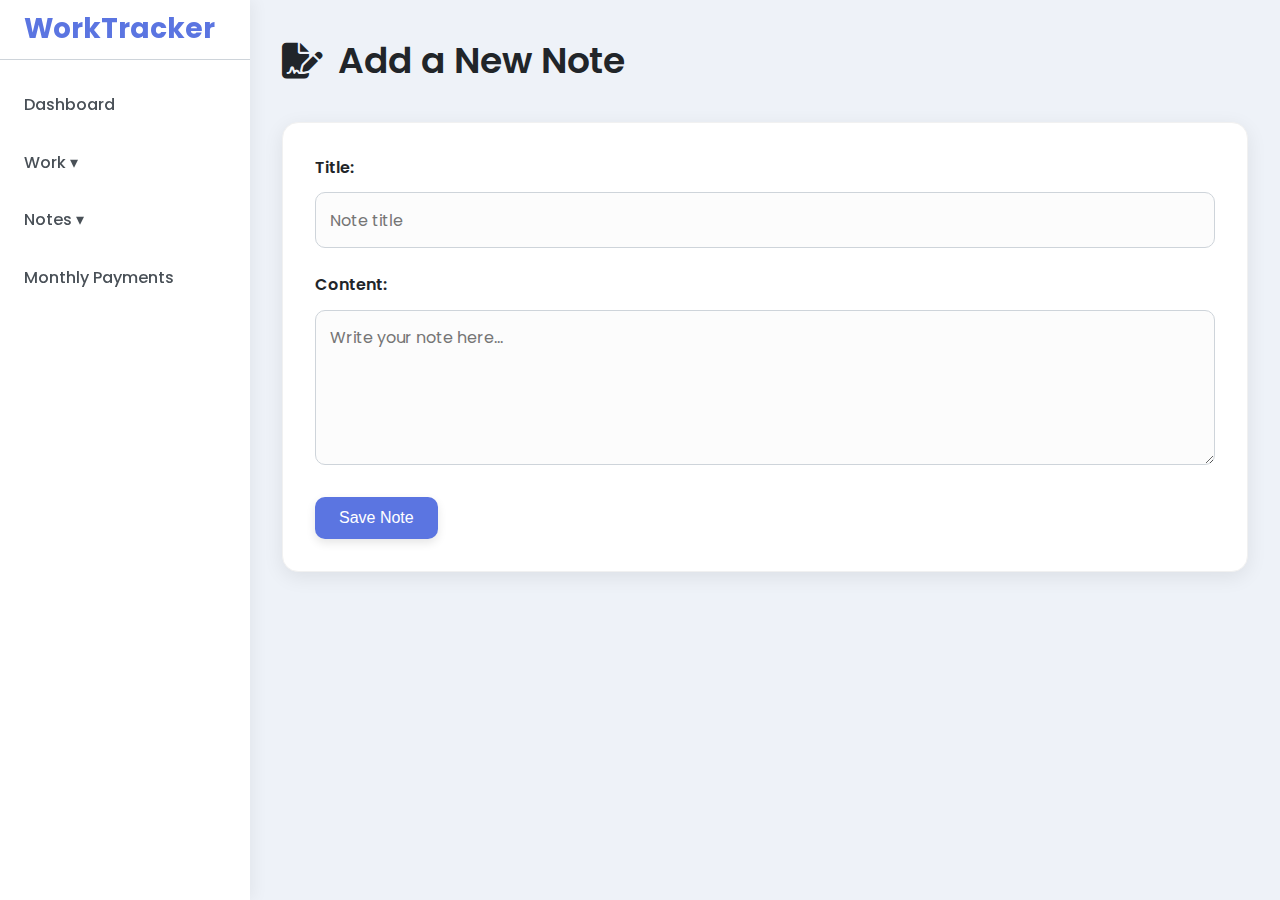
<file: add-note.html>
<!DOCTYPE html>
<html lang="en">
<head>
    <meta charset="UTF-8">
    <meta name="viewport" content="width=device-width, initial-scale=1.0">
    <title>Add Note - Work Tracker</title>
    <link rel="icon" href="data:image/svg+xml,<svg xmlns=%22http://www.w3.org/2000/svg%22 viewBox=%220 0 100 100%22><text y=%22.9em%22 font-size=%2290%22>📋</text></svg>">
    
    <link rel="preconnect" href="https://fonts.googleapis.com">
    <link rel="preconnect" href="https://fonts.gstatic.com" crossorigin>
    <link href="https://fonts.googleapis.com/css2?family=Poppins:wght@300;400;500;600;700&display=swap" rel="stylesheet">
    <link rel="stylesheet" href="https://cdnjs.cloudflare.com/ajax/libs/font-awesome/6.5.2/css/all.min.css">
    
    <link rel="stylesheet" href="style.css">
</head>
<body>
    <!-- Sidebar Navigation -->
    <nav class="sidebar" id="sidebar-menu">
        <div class="sidebar-header">
            <a href="index.html" class="nav-logo">WorkTracker</a>
        </div>
        <ul class="nav-menu">
            <li class="nav-item"><a href="index.html" class="nav-link">Dashboard</a></li>
            <li class="nav-item dropdown">
                <a href="#" class="nav-link">Work ▾</a>
                <div class="dropdown-content">
                    <a href="work-update.html">Add New Work</a>
                    <a href="work-list.html">Work List</a>
                </div>
            </li>
            <li class="nav-item dropdown">
                <a href="#" class="nav-link">Notes ▾</a>
                <div class="dropdown-content">
                    <a href="add-note.html">Add Note</a>
                    <a href="notes.html">View Notes</a>
                </div>
            </li>
            <li class="nav-item"><a href="payments.html" class="nav-link">Monthly Payments</a></li>
        </ul>
    </nav>

    <!-- Hamburger Button for Mobile -->
    <button class="hamburger" id="hamburger-menu">
        <span class="bar"></span>
        <span class="bar"></span>
        <span class="bar"></span>
    </button>

    <!-- Overlay for Mobile Menu -->
    <div class="content-overlay" id="content-overlay"></div>

    <!-- Main Content Wrapper -->
    <div class="main-content">
        <div class="main-container">
            <header class="page-header">
                <h1><i class="fas fa-file-signature"></i> Add a New Note</h1>
            </header>

            <div class="card">
                <form id="note-form">
                    <input type="hidden" id="note-id">
                    <div class="form-group">
                        <label for="note-title">Title:</label>
                        <input type="text" id="note-title" placeholder="Note title" required>
                    </div>
                    <div class="form-group">
                        <label for="note-content">Content:</label>
                        <textarea id="note-content" rows="5" placeholder="Write your note here..." required></textarea>
                    </div>
                    <button type="submit" class="btn">Save Note</button>
                </form>
            </div>
        </div>
    </div>
    
    <script src="script.js"></script>
</body>
</html>
</file>
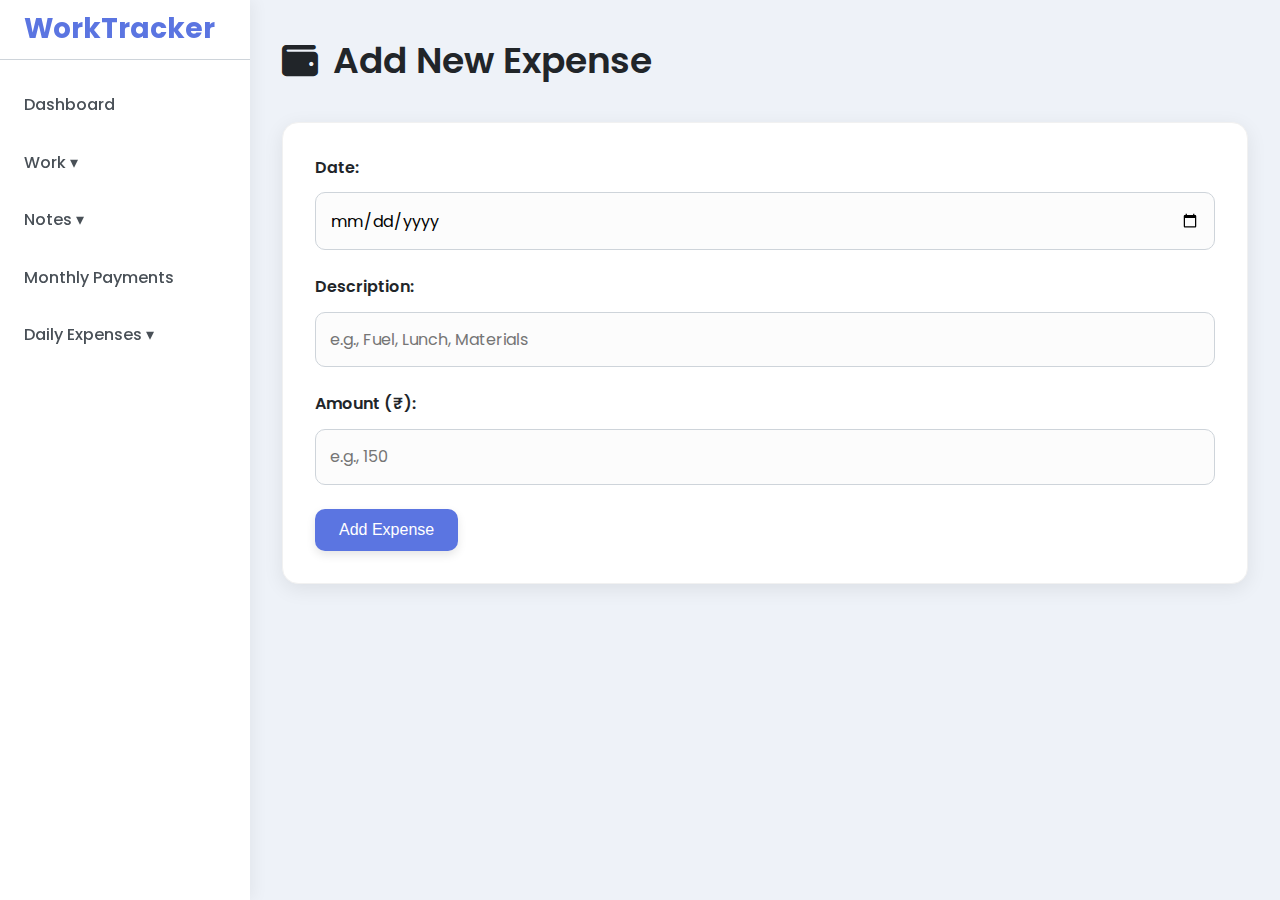
<file: expenses.html>
<!DOCTYPE html>
<html lang="en">
<head>
    <meta charset="UTF-8">
    <meta name="viewport" content="width=device-width, initial-scale=1.0">
    <title>Add Expense - Work Tracker</title>
    <link rel="icon" href="data:image/svg+xml,<svg xmlns=%22http://www.w3.org/2000/svg%22 viewBox=%220 0 100 100%22><text y=%22.9em%22 font-size=%2290%22>📋</text></svg>">
    
    <link rel="preconnect" href="https://fonts.googleapis.com">
    <link rel="preconnect" href="https://fonts.gstatic.com" crossorigin>
    <link href="https://fonts.googleapis.com/css2?family=Poppins:wght@300;400;500;600;700&display=swap" rel="stylesheet">
    <link rel="stylesheet" href="https://cdnjs.cloudflare.com/ajax/libs/font-awesome/6.5.2/css/all.min.css">
    
    <link rel="stylesheet" href="style.css">
</head>
<body>
    <nav class="sidebar" id="sidebar-menu">
        <div class="sidebar-header">
            <a href="index.html" class="nav-logo">WorkTracker</a>
        </div>
        <ul class="nav-menu">
            <li class="nav-item"><a href="index.html" class="nav-link">Dashboard</a></li>
            <li class="nav-item dropdown">
                <a href="#" class="nav-link">Work ▾</a>
                <div class="dropdown-content">
                    <a href="work-update.html">Add New Work</a>
                    <a href="work-list.html">Work List</a>
                </div>
            </li>
            <li class="nav-item dropdown">
                <a href="#" class="nav-link">Notes ▾</a>
                <div class="dropdown-content">
                    <a href="add-note.html">Add Note</a>
                    <a href="notes.html">View Notes</a>
                </div>
            </li>
            <li class="nav-item"><a href="payments.html" class="nav-link">Monthly Payments</a></li>
            <li class="nav-item dropdown">
                <a href="#" class="nav-link">Daily Expenses ▾</a>
                <div class="dropdown-content">
                    <a href="expenses.html">Add Expense</a>
                    <a href="expense-list.html">Expense List</a>
                </div>
            </li>
        </ul>
    </nav>

    <button class="hamburger" id="hamburger-menu">
        <span class="bar"></span>
        <span class="bar"></span>
        <span class="bar"></span>
    </button>

    <div class="content-overlay" id="content-overlay"></div>

    <div class="main-content">
        <div class="main-container">
            <header class="page-header">
                <h1><i class="fas fa-wallet"></i> Add New Expense</h1>
            </header>

            <div class="card">
                <form id="expense-form">
                    <div class="form-group">
                        <label for="expense-date">Date:</label>
                        <input type="date" id="expense-date" required>
                    </div>
                    <div class="form-group">
                        <label for="expense-description">Description:</label>
                        <input type="text" id="expense-description" placeholder="e.g., Fuel, Lunch, Materials" required>
                    </div>
                    <div class="form-group">
                        <label for="expense-amount">Amount (₹):</label>
                        <input type="number" id="expense-amount" placeholder="e.g., 150" required>
                    </div>
                    <button type="submit" class="btn">Add Expense</button>
                </form>
            </div>
        </div>
    </div>
    
    <script src="script.js"></script>
</body>
</html>
</file>
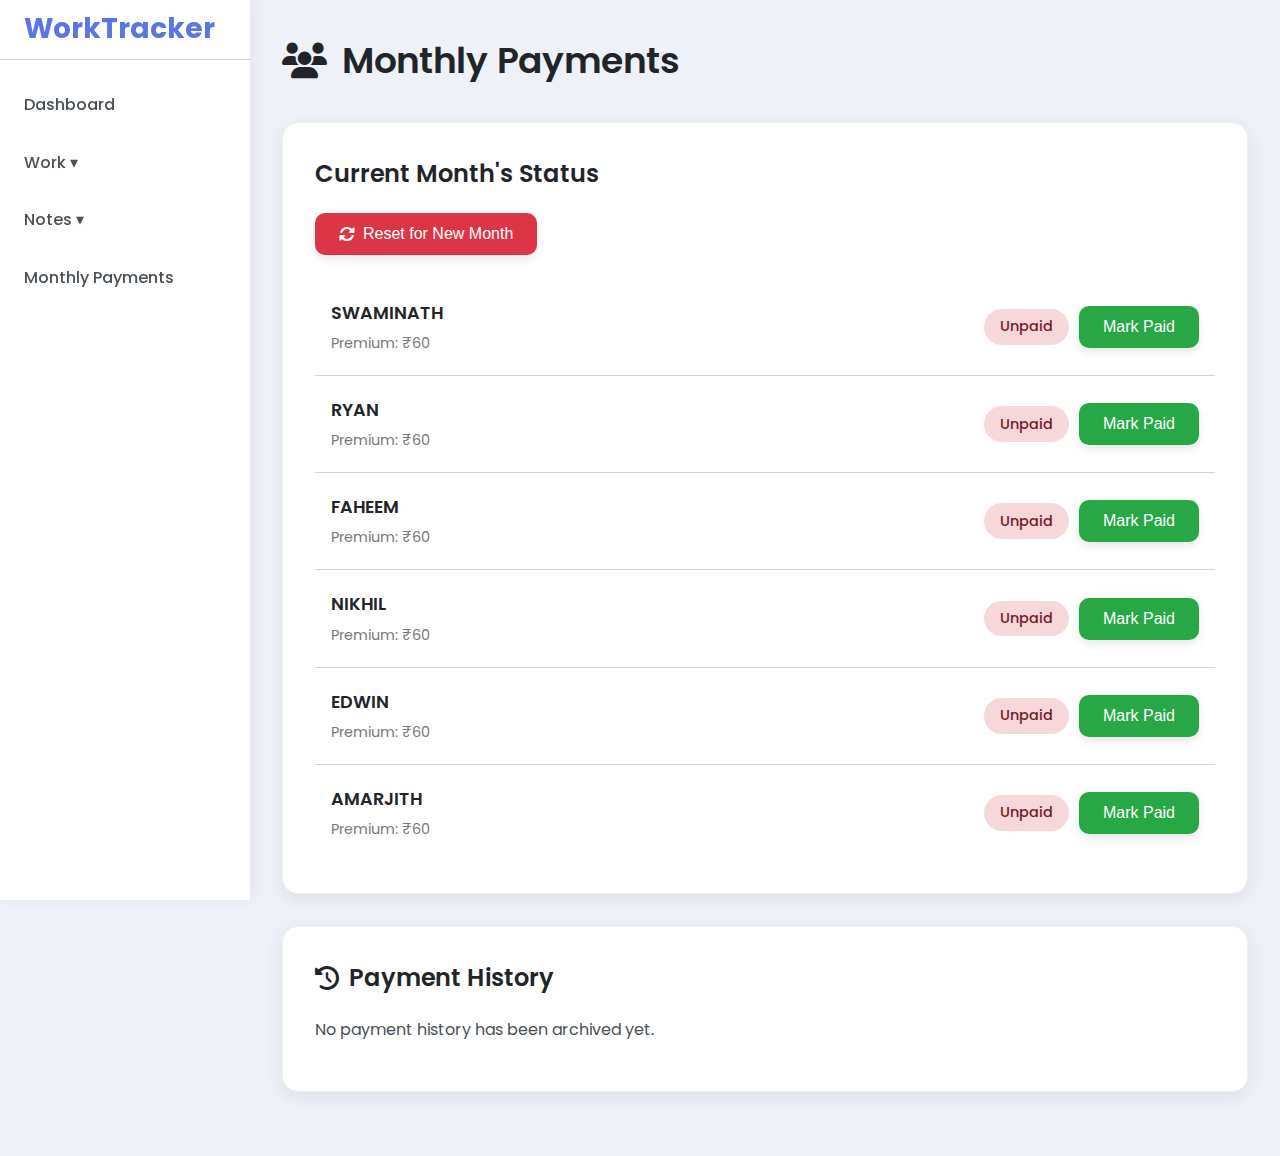
<file: payments.html>
<!DOCTYPE html>
<html lang="en">
<head>
    <meta charset="UTF-8">
    <meta name="viewport" content="width=device-width, initial-scale=1.0">
    <title>Monthly Payments - Work Tracker</title>
    <link rel="icon" href="data:image/svg+xml,<svg xmlns=%22http://www.w3.org/2000/svg%22 viewBox=%220 0 100 100%22><text y=%22.9em%22 font-size=%2290%22>📋</text></svg>">
    
    <link rel="preconnect" href="https://fonts.googleapis.com">
    <link rel="preconnect" href="https://fonts.gstatic.com" crossorigin>
    <link href="https://fonts.googleapis.com/css2?family=Poppins:wght@300;400;500;600;700&display=swap" rel="stylesheet">
    <link rel="stylesheet" href="https://cdnjs.cloudflare.com/ajax/libs/font-awesome/6.5.2/css/all.min.css">
    
    <link rel="stylesheet" href="style.css">
</head>
<body>
    <!-- Sidebar Navigation -->
    <nav class="sidebar" id="sidebar-menu">
        <div class="sidebar-header">
            <a href="index.html" class="nav-logo">WorkTracker</a>
        </div>
        <ul class="nav-menu">
            <li class="nav-item"><a href="index.html" class="nav-link">Dashboard</a></li>
            <li class="nav-item dropdown">
                <a href="#" class="nav-link">Work ▾</a>
                <div class="dropdown-content">
                    <a href="work-update.html">Add New Work</a>
                    <a href="work-list.html">Work List</a>
                </div>
            </li>
            <li class="nav-item dropdown">
                <a href="#" class="nav-link">Notes ▾</a>
                <div class="dropdown-content">
                    <a href="add-note.html">Add Note</a>
                    <a href="notes.html">View Notes</a>
                </div>
            </li>
            <li class="nav-item"><a href="payments.html" class="nav-link">Monthly Payments</a></li>
        </ul>
    </nav>

    <!-- Hamburger Button for Mobile -->
    <button class="hamburger" id="hamburger-menu">
        <span class="bar"></span>
        <span class="bar"></span>
        <span class="bar"></span>
    </button>

    <!-- Overlay for Mobile Menu -->
    <div class="content-overlay" id="content-overlay"></div>

    <!-- Main Content Wrapper -->
    <div class="main-content">
        <div class="main-container">
            <header class="page-header">
                <h1><i class="fas fa-users"></i> Monthly Payments</h1>
            </header>

            <div class="card">
                <h2>Current Month's Status</h2>
                <div class="action-bar">
                    <button id="reset-payments-btn" class="btn btn-danger"><i class="fas fa-sync-alt"></i> Reset for New Month</button>
                </div>
                <ul class="payment-list" id="payment-list-container">
                    <!-- Payment data will be inserted here by JavaScript -->
                </ul>
            </div>

            <div class="card">
                <h2><i class="fas fa-history"></i> Payment History</h2>
                <div id="payment-history-container">
                    <!-- Archived data will be inserted here -->
                </div>
            </div>
        </div>
    </div>
    
    <script src="script.js"></script>
</body>
</html>
</file>
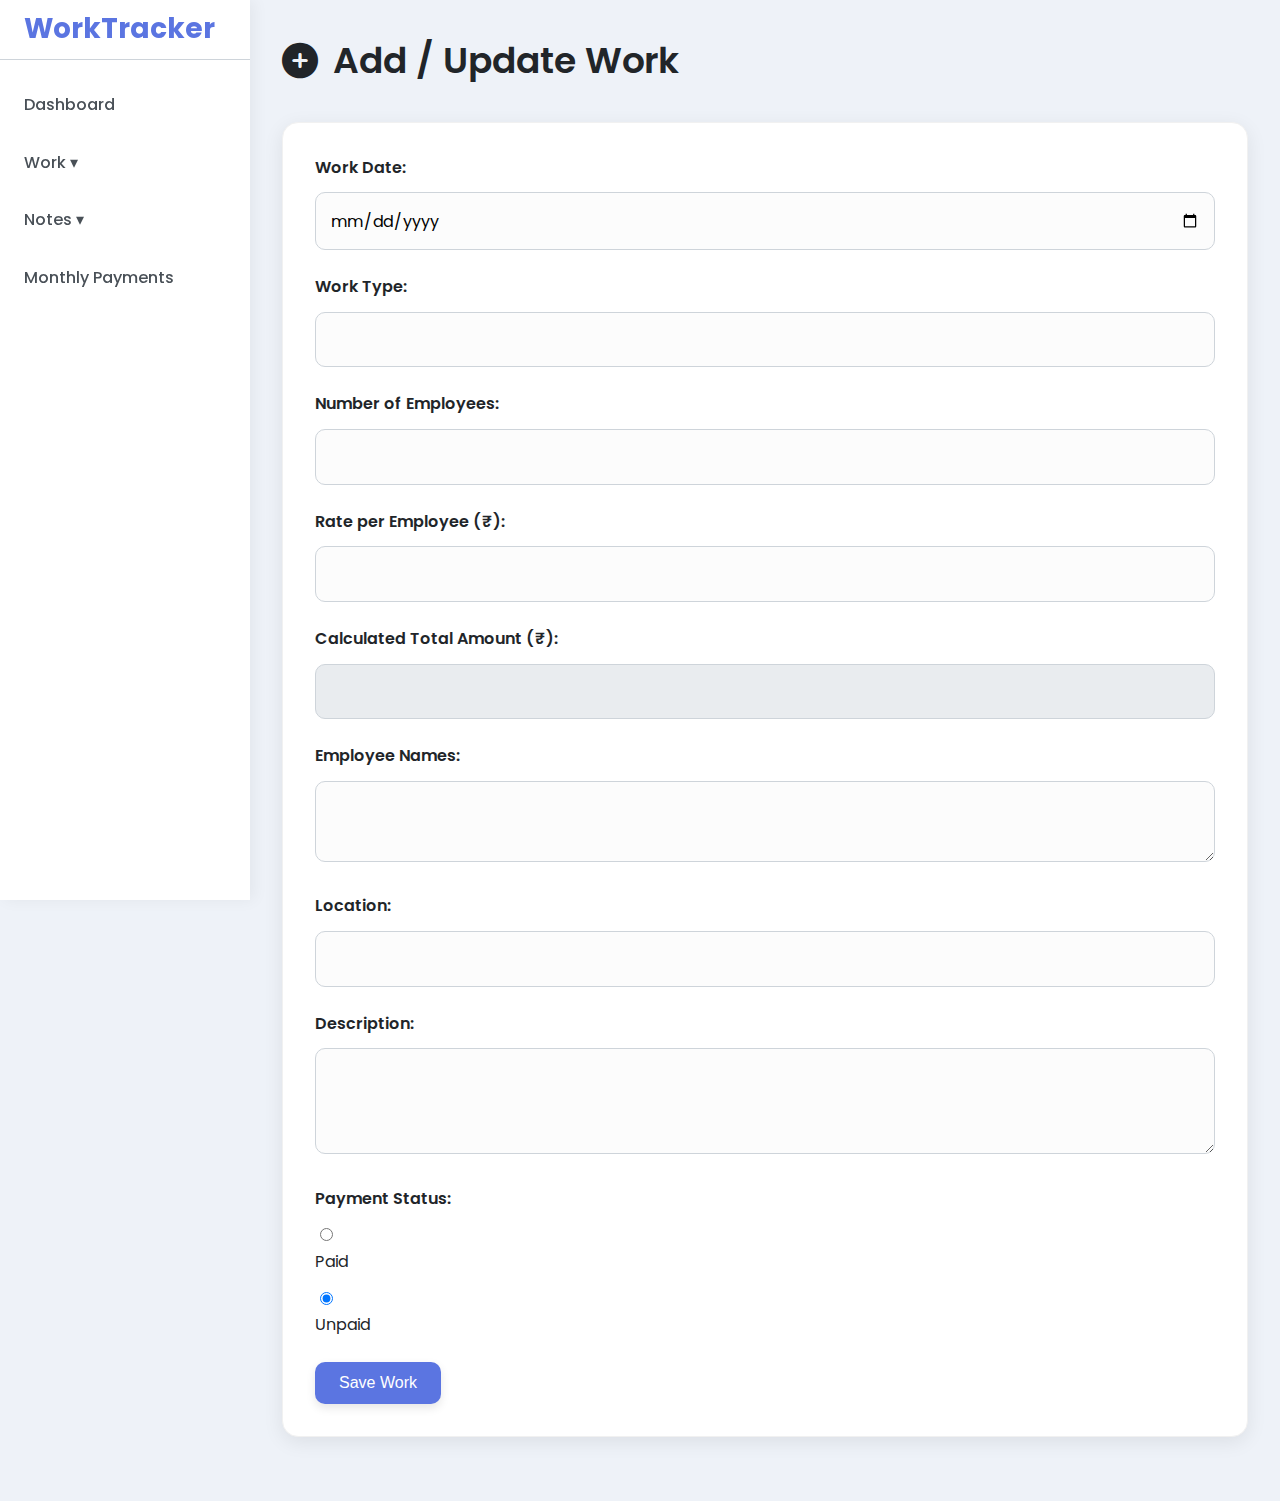
<file: work-update.html>
<!DOCTYPE html>
<html lang="en">
<head>
    <meta charset="UTF-8">
    <meta name="viewport" content="width=device-width, initial-scale=1.0">
    <title>Work Update - Work Tracker</title>
    <link rel="icon" href="data:image/svg+xml,<svg xmlns=%22http://www.w3.org/2000/svg%22 viewBox=%220 0 100 100%22><text y=%22.9em%22 font-size=%2290%22>📋</text></svg>">
    
    <!-- Google Fonts & Font Awesome Icons -->
    <link rel="preconnect" href="https://fonts.googleapis.com">
    <link rel="preconnect" href="https://fonts.gstatic.com" crossorigin>
    <link href="https://fonts.googleapis.com/css2?family=Poppins:wght@300;400;500;600;700&display=swap" rel="stylesheet">
    <link rel="stylesheet" href="https://cdnjs.cloudflare.com/ajax/libs/font-awesome/6.5.2/css/all.min.css">
    
    <link rel="stylesheet" href="style.css">
</head>
<body>
    <!-- Sidebar Navigation -->
    <nav class="sidebar" id="sidebar-menu">
        <div class="sidebar-header">
            <a href="index.html" class="nav-logo">WorkTracker</a>
        </div>
        <ul class="nav-menu">
            <li class="nav-item"><a href="index.html" class="nav-link">Dashboard</a></li>
            <li class="nav-item dropdown">
                <a href="#" class="nav-link">Work ▾</a>
                <div class="dropdown-content">
                    <a href="work-update.html">Add New Work</a>
                    <a href="work-list.html">Work List</a>
                </div>
            </li>
            <li class="nav-item dropdown">
                <a href="#" class="nav-link">Notes ▾</a>
                <div class="dropdown-content">
                    <a href="add-note.html">Add Note</a>
                    <a href="notes.html">View Notes</a>
                </div>
            </li>
            <li class="nav-item"><a href="payments.html" class="nav-link">Monthly Payments</a></li>
        </ul>
    </nav>

    <!-- Hamburger Button for Mobile -->
    <button class="hamburger" id="hamburger-menu">
        <span class="bar"></span>
        <span class="bar"></span>
        <span class="bar"></span>
    </button>

    <!-- Overlay for Mobile Menu -->
    <div class="content-overlay" id="content-overlay"></div>

    <!-- Main Content Wrapper -->
    <div class="main-content">
        <div class="main-container">
            <header class="page-header">
                <h1><i class="fas fa-plus-circle"></i> Add / Update Work</h1>
            </header>
            <div class="card">
                <form id="work-form">
                    <input type="hidden" id="work-id">
                    <div class="form-group">
                        <label for="work-date">Work Date:</label>
                        <input type="date" id="work-date" required>
                    </div>
                    <div class="form-group">
                        <label for="work-type">Work Type:</label>
                        <input type="text" id="work-type" placeholder="" required>
                    </div>
                    
                    <div class="form-group">
                        <label for="num-employees">Number of Employees:</label>
                        <input type="number" id="num-employees" placeholder="" required>
                    </div>
                    <div class="form-group">
                        <label for="rate-per-employee">Rate per Employee (₹):</label>
                        <input type="number" id="rate-per-employee" placeholder="" required>
                    </div>
                    <div class="form-group">
                        <label for="total-amount">Calculated Total Amount (₹):</label>
                        <input type="text" id="total-amount" readonly style="background-color: #e9ecef; font-weight: bold;">
                    </div>
                   
                    <div class="form-group">
                        <label for="employee-names">Employee Names:</label>
                        <textarea id="employee-names" rows="2" placeholder=""></textarea>
                    </div>
                    <div class="form-group">
                        <label for="location">Location:</label>
                        <input type="text" id="location" placeholder="" required>
                    </div>
                  
                    <div class="form-group">
                        <label for="description">Description:</label>
                        <textarea id="description" rows="3" placeholder=""></textarea>
                    </div>
                    <div class="form-group">
                        <label>Payment Status:</label>
                        <div class="radio-group">
                            <input type="radio" id="paid" name="status" value="paid"> <label for="paid">Paid</label>
                            <input type="radio" id="unpaid" name="status" value="unpaid" checked> <label for="unpaid">Unpaid</label>
                        </div>
                    </div>
                    <button type="submit" class="btn">Save Work</button>
                </form>
            </div>
        </div>
    </div>
    
    <script src="script.js"></script>
</body>
</html>
</file>
<file: style.css>
/* General Styling */
:root {
    --primary-color: #5b75e1;
    --secondary-color: #8ac08a;
    --background-color: #eef2f8;
    --card-bg-color: #ffffff;
    --text-color: #495057;
    --heading-color: #212529;
    --border-color: #ced4da;
    --shadow: 0 5px 20px rgba(0, 0, 0, 0.08);
    --paid-bg-color: #d4edda;
    --paid-text-color: #155724;
    --unpaid-bg-color: #f8d7da;
    --unpaid-text-color: #721c24;
    --sidebar-width: 250px;
    --hover-effect: all 0.3s cubic-bezier(0.25, 0.8, 0.25, 1);
}

body {
    font-family: 'Poppins', sans-serif;
    margin: 0;
    background-color: var(--background-color);
    color: var(--text-color);
    line-height: 1.6;
}

/* --- Sidebar Styles --- */
.sidebar {
    background-color: var(--card-bg-color);
    box-shadow: 4px 0 15px rgba(0, 0, 0, 0.05);
    position: fixed;
    top: 0;
    left: 0;
    width: var(--sidebar-width);
    height: 100%;
    z-index: 1000;
    display: flex;
    flex-direction: column;
    transition: transform 0.3s ease-in-out;
}

.sidebar-header {
    padding: 1.5rem;
    height: 60px;
    display: flex;
    align-items: center;
    border-bottom: 1px solid var(--border-color);
    box-sizing: border-box;
}

.nav-logo {
    color: var(--primary-color);
    text-decoration: none;
    font-size: 1.75rem;
    font-weight: 700;
    transition: var(--hover-effect);
}

.nav-logo:hover {
    color: var(--secondary-color);
}

.nav-menu {
    list-style: none;
    padding: 1rem 0;
    margin: 0;
    flex-grow: 1;
}

.nav-link {
    color: var(--text-color);
    text-decoration: none;
    font-size: 1rem;
    font-weight: 500;
    display: flex;
    align-items: center;
    gap: 1rem;
    padding: 1rem 1.5rem;
    transition: var(--hover-effect);
}

.nav-link.active {
    background-color: var(--primary-color);
    color: white;
}

.nav-link.active i {
    color: white;
}

.nav-link:hover {
    background-color: #f1f1f1;
    color: var(--primary-color);
}

.dropdown-content {
    display: none;
    background-color: #f8f9fa;
    padding-left: 1rem;
}

.dropdown-content a {
    color: #333;
    padding: 0.75rem 1.5rem;
    text-decoration: none;
    display: block;
    font-weight: 400;
    transition: var(--hover-effect);
}

.dropdown-content a:hover {
    color: var(--primary-color);
    background-color: #e9ecef;
}

.dropdown.open > .nav-link {
    background-color: var(--primary-color);
    color: white;
}

.dropdown.open .dropdown-content {
    display: block;
}

/* Hamburger Menu Icon */
.hamburger {
    display: none;
    cursor: pointer;
    background: none;
    border: none;
    padding: 10px;
    position: fixed;
    top: 15px;
    left: 15px;
    z-index: 1001;
    background-color: var(--card-bg-color);
    border-radius: 8px;
    box-shadow: var(--shadow);
    transition: var(--hover-effect);
}

.hamburger:hover {
    transform: scale(1.05);
}

.hamburger .bar {
    display: block;
    width: 25px;
    height: 3px;
    margin: 5px auto;
    transition: all 0.3s ease-in-out;
    background-color: var(--heading-color);
}

.hamburger.active .bar:nth-child(2) { opacity: 0; }
.hamburger.active .bar:nth-child(1) { transform: translateY(8px) rotate(45deg); }
.hamburger.active .bar:nth-child(3) { transform: translateY(-8px) rotate(-45deg); }

/* Main Content Area */
.main-content {
    margin-left: var(--sidebar-width);
    transition: margin-left 0.3s ease-in-out;
    padding: 2rem;
}

/* Content Overlay for Mobile */
.content-overlay {
    display: none;
    position: fixed;
    top: 0;
    left: 0;
    width: 100%;
    height: 100%;
    background-color: rgba(0, 0, 0, 0.5);
    z-index: 999;
}

/* --- Mobile Responsive Styles --- */
@media (max-width: 768px) {
    .sidebar {
        transform: translateX(-100%);
    }

    .sidebar.active {
        transform: translateX(0);
    }

    .main-content {
        margin-left: 0;
    }

    .hamburger {
        display: block;
    }
    
    .content-overlay.active {
        display: block;
    }

    .page-header h1, .page-header h2 { font-size: 1.75rem; }
    .page-header p { padding-left: 0; }
    .quick-actions { flex-direction: column; }
    .action-bar { flex-direction: column; }
    .filter-controls { flex-direction: column; width: 100%; }
    .filter-controls label, .filter-controls input { width: 100%; margin-bottom: 0.5rem; }
}


.main-container { max-width: 1200px; margin: 0 auto; padding: 0; }
.page-header { margin-bottom: 2rem; }
.page-header h1, .page-header h2 { 
    font-size: 2.25rem; 
    font-weight: 600; 
    color: var(--heading-color); 
    margin-bottom: 0.25rem; 
    display: flex; 
    align-items: center; 
    gap: 15px; 
}
.page-header p { font-size: 1.1rem; color: #777; margin-top: 0; padding-left: 52px; }
h1, h2, h3, h4 { color: var(--heading-color); font-weight: 600; margin-top: 0; }
h2 { display: flex; align-items: center; gap: 10px; font-size: 1.5rem; }

/* Quick Actions (Home Page) */
.quick-actions { display: flex; flex-wrap: wrap; gap: 1rem; margin-bottom: 2rem; }
.action-btn { 
    background-color: var(--card-bg-color); 
    border: 1px solid var(--border-color); 
    padding: 1rem 1.5rem; 
    border-radius: 12px; 
    text-decoration: none; 
    color: var(--heading-color); 
    font-weight: 500; 
    display: flex; 
    align-items: center; 
    gap: 10px; 
    transition: var(--hover-effect); 
    box-shadow: var(--shadow);
}
.action-btn:hover { transform: translateY(-3px); box-shadow: 0 8px 25px rgba(0, 0, 0, 0.1); }
.action-btn.primary { background-color: var(--primary-color); color: white; border-color: var(--primary-color); }
.action-btn.secondary { background-color: var(--secondary-color); color: white; border-color: var(--secondary-color); }
.action-btn.payments { background-color: #28a745; color: white; border-color: #28a745; }
.action-btn.payments:hover { background-color: #218838; }

/* Card Styling */
.card { 
    background-color: var(--card-bg-color); 
    border-radius: 16px; 
    padding: 2rem; 
    margin-bottom: 2rem; 
    box-shadow: var(--shadow); 
    border: 1px solid #f1f1f1; 
    transition: var(--hover-effect); 
}
.card:hover { transform: translateY(-5px); box-shadow: 0 8px 30px rgba(44, 62, 80, 0.1); }
.grid-container { display: grid; grid-template-columns: repeat(auto-fit, minmax(320px, 1fr)); gap: 1.5rem; }
.chart-container { padding: 2rem; }

/* Summary Cards (Home Page) */
.summary-item { display: flex; align-items: flex-start; gap: 1rem; margin-top: 1.5rem; }
.summary-icon { 
    flex-shrink: 0; 
    width: 60px; 
    height: 60px; 
    border-radius: 50%; 
    display: flex; 
    align-items: center; 
    justify-content: center; 
    font-size: 1.8rem;
    box-shadow: 0 4px 10px rgba(0,0,0,0.05);
}
.summary-icon.icon-paid { background-color: #e0f8f0; color: #28a745; }
.summary-icon.icon-upcoming { background-color: #fff4e0; color: #ff9800; }
.summary-icon.icon-expense { background-color: #fbecec; color: #dc3545; }
.summary-text { display: flex; flex-direction: column; }
.summary-label { font-size: 0.9rem; color: #888; margin-bottom: 0.25rem; text-transform: uppercase; letter-spacing: 0.5px; }
.summary-value { font-size: 2rem; font-weight: 700; color: var(--heading-color); }
ul.upcoming-list { list-style: none; padding-left: 0; margin: 0; }
ul.upcoming-list li { font-weight: 500; font-size: 1rem; color: var(--heading-color); margin-bottom: 0.5rem; }
#notes-summary .summary-item-note { 
    padding: 1.5rem; 
    margin-top: 1rem; 
    border-left: 5px solid var(--secondary-color); 
    background-color: #fdfdff; 
    border-radius: 8px; 
    box-shadow: inset 0 0 10px rgba(0,0,0,0.03);
}
#notes-summary h4 { margin: 0 0 5px 0; font-weight: 600; color: var(--primary-color); }
#notes-summary p { margin: 0; font-style: italic; color: #666; }

/* Action Bar */
.action-bar { 
    margin-bottom: 1.5rem; 
    display: flex; 
    flex-wrap: wrap; 
    gap: 15px; 
    align-items: center;
}
.filter-controls {
    display: flex;
    align-items: center;
    gap: 10px;
    flex-wrap: wrap;
    margin-left: auto; /* Pushes to the right */
}

/* Forms */
.form-group { margin-bottom: 1.5rem; }
.form-group label { 
    display: block; 
    margin-bottom: 0.75rem; 
    font-weight: 600; 
    color: var(--heading-color);
}
input[type="text"], input[type="date"], input[type="number"], textarea { 
    width: 100%; 
    padding: 0.9rem; 
    border: 1px solid var(--border-color); 
    border-radius: 10px; 
    font-size: 1rem; 
    font-family: 'Poppins', sans-serif; 
    box-sizing: border-box; 
    transition: var(--hover-effect); 
    background-color: #fcfcfc;
}
input:focus, textarea:focus { 
    border-color: var(--primary-color); 
    box-shadow: 0 0 0 4px rgba(91, 117, 225, 0.2); 
    outline: none; 
}
.radio-group input { margin-right: 5px; }
.radio-group label { margin-right: 15px; font-weight: normal; }

/* Buttons */
.btn { 
    background-color: var(--primary-color); 
    color: white; 
    padding: 0.75rem 1.5rem; 
    border: none; 
    border-radius: 10px; 
    cursor: pointer; 
    font-size: 1rem; 
    font-weight: 500; 
    transition: var(--hover-effect); 
    text-decoration: none; 
    display: inline-flex; 
    align-items: center; 
    gap: 8px;
    box-shadow: 0 4px 10px rgba(0,0,0,0.1);
}
.btn:hover { 
    background-color: #4a62d0; 
    transform: translateY(-2px); 
    box-shadow: 0 6px 15px rgba(0,0,0,0.15);
}
.btn-secondary { background-color: var(--secondary-color); } 
.btn-secondary:hover { background-color: #7bb07b; }
.btn-danger { background-color: #dc3545; } 
.btn-danger:hover { background-color: #c82333; }
.btn-edit { background-color: #ffc107; } 
.btn-edit:hover { background-color: #e0a800; }
.btn-paid { background-color: #28a745; } 
.btn-paid:hover { background-color: #218838; }
.btn-share { background-color: #17a2b8; } 
.btn-share:hover { background-color: #138496; }

/* Table */
.table-container { 
    overflow-x: auto; 
    background-color: var(--card-bg-color);
    border-radius: 12px;
    padding: 1.5rem;
    box-shadow: var(--shadow);
}
#expense-table, #work-table { 
    width: 100%; 
    border-collapse: separate; 
    border-spacing: 0;
    margin-top: 1rem; 
}
#expense-table th, #expense-table td,
#work-table th, #work-table td { 
    padding: 1rem; 
    text-align: left; 
}
#expense-table thead, #work-table thead { 
    background-color: #f8f9fa; 
    position: sticky;
    top: 0;
    z-index: 10;
}
#expense-table th, #work-table th { 
    font-weight: 600; 
    color: var(--heading-color);
    border-bottom: 2px solid var(--border-color);
}
#expense-table tbody tr, #work-table tbody tr { 
    transition: background-color 0.2s; 
    border-bottom: 1px solid #e9ecef;
}
#expense-table tbody tr:hover, #work-table tbody tr:hover { background-color: #f8f9fa; }
#expense-table td:last-child, #work-table td:last-child {
    white-space: nowrap;
}
#work-table th:first-child, #work-table td:first-child { width: 20px; text-align: center; }
#work-table tbody tr.status-paid { 
    background-color: var(--paid-bg-color); 
    color: var(--paid-text-color);
}
#work-table tbody tr.status-paid:hover { background-color: #b1dfbb; }
#work-table .action-buttons, #expense-table .action-buttons { display: flex; flex-wrap: wrap; gap: 5px; }
#work-table .action-buttons button, #expense-table .action-buttons button { padding: 5px 10px; font-size: 0.8rem; }
.row-count { 
    font-size: 1rem; 
    font-weight: 500; 
    background-color: #e9ecef; 
    color: var(--text-color); 
    padding: 4px 10px; 
    border-radius: 20px; 
    vertical-align: middle; 
}

/* Style for selected rows */
#work-table tbody tr.row-selected {
    background-color: #e0f0ff;
}
#work-table tbody tr.row-selected:hover {
    background-color: #c9e2ff;
}

/* Total Row and No Results */
#expense-table #total-row {
    background-color: #f1f3f5;
    font-weight: bold;
}
#expense-table .no-results {
    text-align: center;
    font-style: italic;
    color: #888;
}

/* Notes Cards (View Notes Page) */
.note-card { 
    background-color: #fff; 
    border-left: 5px solid var(--primary-color); 
    border-radius: 10px; 
    padding: 1.5rem; 
    box-shadow: var(--shadow); 
    display: flex; 
    flex-direction: column; 
    justify-content: space-between; 
    transition: var(--hover-effect); 
}
.note-card:hover { transform: translateY(-5px); box-shadow: 0 8px 20px rgba(44, 62, 80, 0.12); }
.note-card h3 { margin-top: 0; color: var(--heading-color); }
.note-card p { margin-top: 0.5rem; }
.note-card-actions { margin-top: 1rem; display: flex; gap: 0.5rem; flex-wrap: wrap; }
.note-card-actions button { padding: 5px 10px; font-size: 0.9rem; }

/* Styles for Monthly Payments Page */
.payment-list { list-style: none; padding: 0; margin: 0; }
.payment-list-item { display: flex; justify-content: space-between; align-items: center; padding: 1.25rem 1rem; border-bottom: 1px solid var(--border-color); }
.payment-list-item:last-child { border-bottom: none; }
.payment-info { display: flex; flex-direction: column; gap: 5px; flex-grow: 1; }
.payment-name { font-weight: 600; font-size: 1.1rem; color: var(--heading-color); }
.payment-amount { font-size: 0.9rem; color: #777; }
.payment-actions { display: flex; align-items: center; gap: 10px; }
.payment-status { font-weight: 500; padding: 0.4rem 1rem; border-radius: 20px; font-size: 0.9rem; }
.payment-status.paid { background-color: var(--paid-bg-color); color: var(--paid-text-color); }
.payment-status.unpaid { background-color: var(--unpaid-bg-color); color: var(--unpaid-text-color); }

/* Styles for Payment Summary on Home Page */
.payment-summary-list { list-style: none; padding: 0; margin-top: 1rem; }
.payment-summary-item { display: flex; align-items: center; justify-content: space-between; padding: 0.5rem 0; }
.payment-summary-item .name { font-weight: 500; }
.payment-summary-item .status-icon { font-size: 1.2rem; }
.payment-summary-item .status-icon.paid { color: #28a745; }
.payment-summary-item .status-icon.unpaid { color: #dc3545; }

/* Styles for Payment History */
.payment-history-container { margin-top: 1rem; }
.payment-history-item { 
    border: 1px solid var(--border-color); 
    border-radius: 12px; 
    margin-bottom: 1rem; 
    overflow: hidden; 
}
.payment-history-item summary { 
    font-weight: 600; 
    font-size: 1.2rem; 
    padding: 1.5rem; 
    cursor: pointer; 
    background-color: #f8f9fa; 
    outline: none; 
    display: flex; 
    justify-content: space-between; 
    align-items: center; 
    transition: background-color 0.2s ease;
}
.payment-history-item summary:hover {
    background-color: #f1f3f5;
}
.payment-history-item summary::after { content: '▾'; font-size: 1.5rem; transition: transform 0.3s; }
.payment-history-item[open] summary::after { transform: rotate(180deg); }
.payment-history-details { list-style: none; padding: 0 1.5rem 1.5rem 1.5rem; margin: 0; }
.payment-history-details li { display: flex; justify-content: space-between; align-items: center; padding: 0.75rem 0; border-bottom: 1px solid var(--border-color); }
.payment-history-details li:last-child { border-bottom: none; }
.history-status { display: flex; align-items: center; gap: 8px; }
.paid-date { font-size: 0.8rem; color: #666; }

/* NEW: Style for the small delete button in history */
.btn-delete-history {
    background-color: #dc3545;
    color: white;
    border: none;
    border-radius: 50%;
    width: 30px;
    height: 30px;
    font-size: 0.9rem;
    cursor: pointer;
    margin-left: auto;
    margin-right: 1rem;
    display: flex;
    align-items: center;
    justify-content: center;
    transition: var(--hover-effect);
}
.btn-delete-history:hover {
    background-color: #c82333;
    transform: scale(1.1);
}

/* Custom Modal Styles */
.modal {
    position: fixed;
    top: 0;
    left: 0;
    width: 100%;
    height: 100%;
    background-color: rgba(0, 0, 0, 0.6);
    display: none;
    align-items: center;
    justify-content: center;
    z-index: 1002;
    backdrop-filter: blur(5px);
}
.modal.active {
    display: flex;
}
.modal-content {
    background-color: var(--card-bg-color);
    padding: 2.5rem;
    border-radius: 16px;
    box-shadow: var(--shadow);
    max-width: 500px;
    width: 90%;
    text-align: center;
    border: 1px solid #f1f1f1;
}
.modal-buttons {
    display: flex;
    justify-content: center;
    gap: 1rem;
    margin-top: 1.5rem;
}
.modal-buttons .btn {
    flex-grow: 1;
}
</file>
